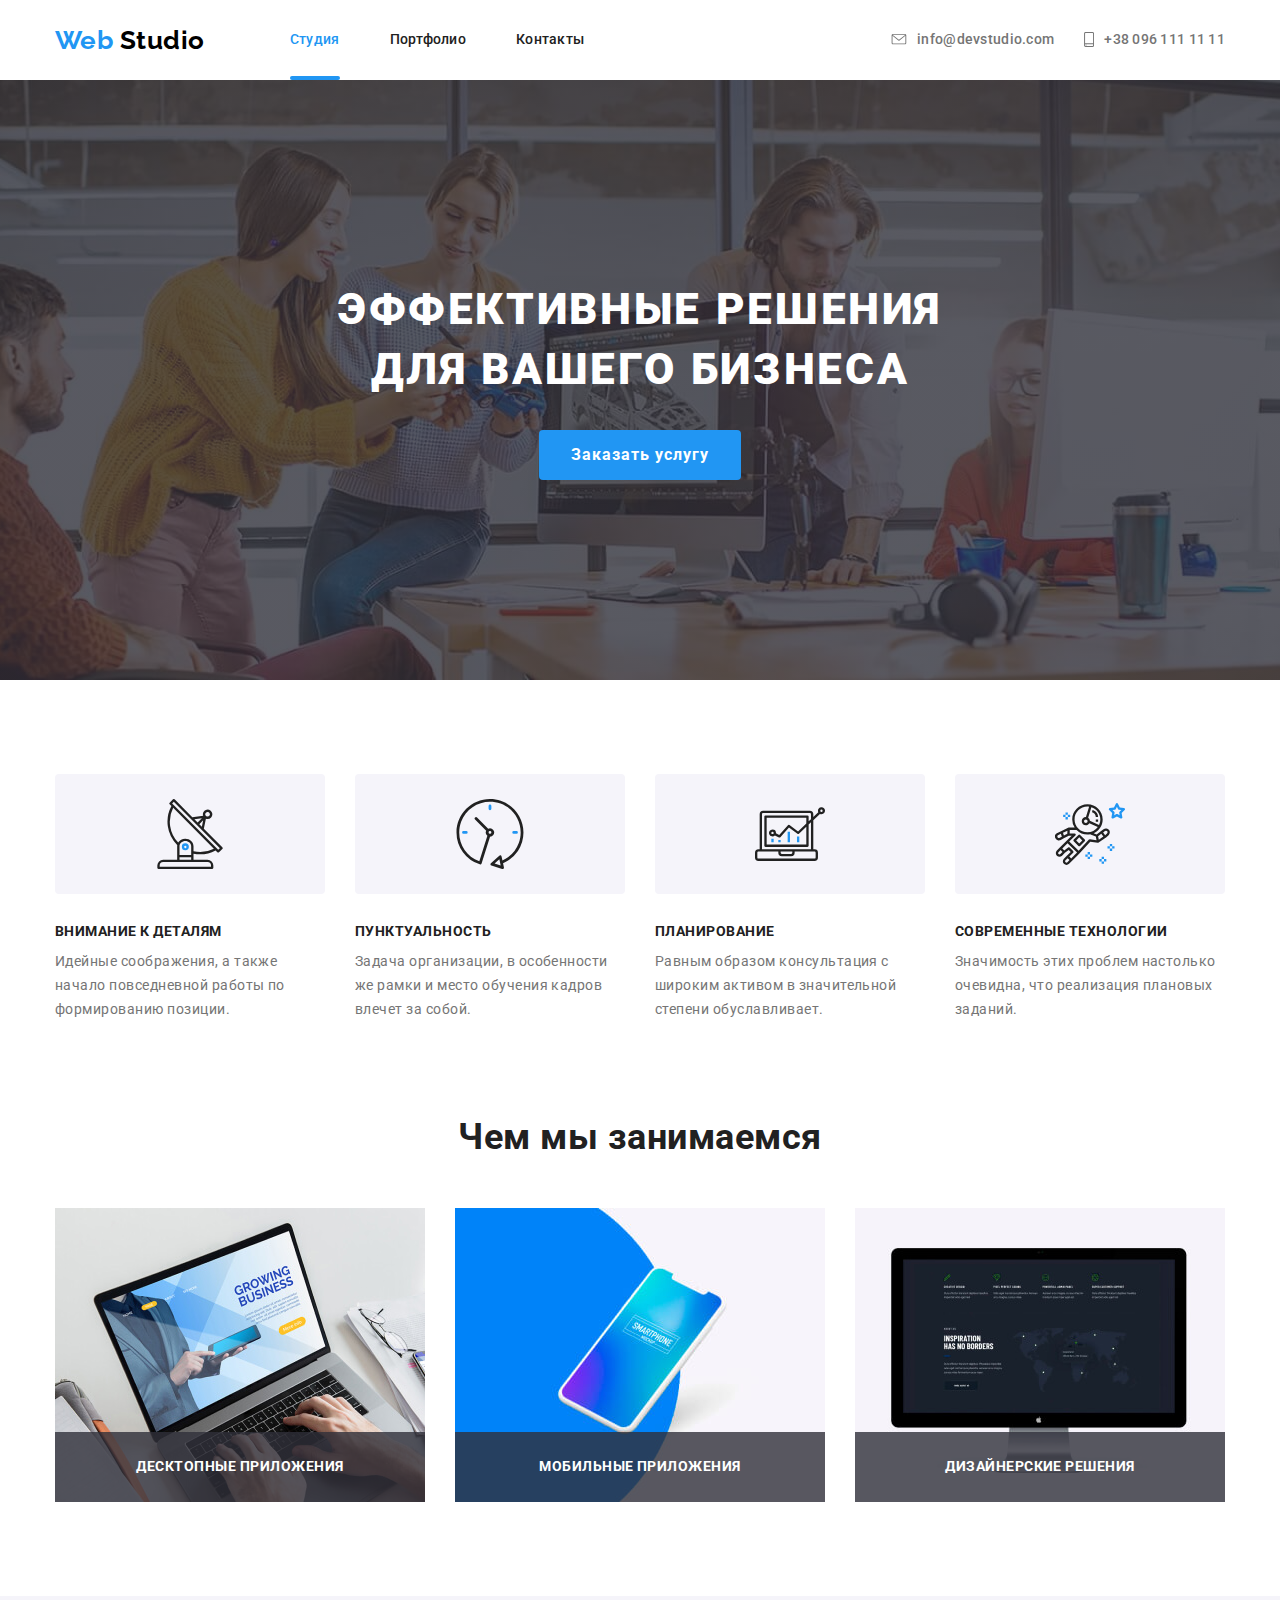
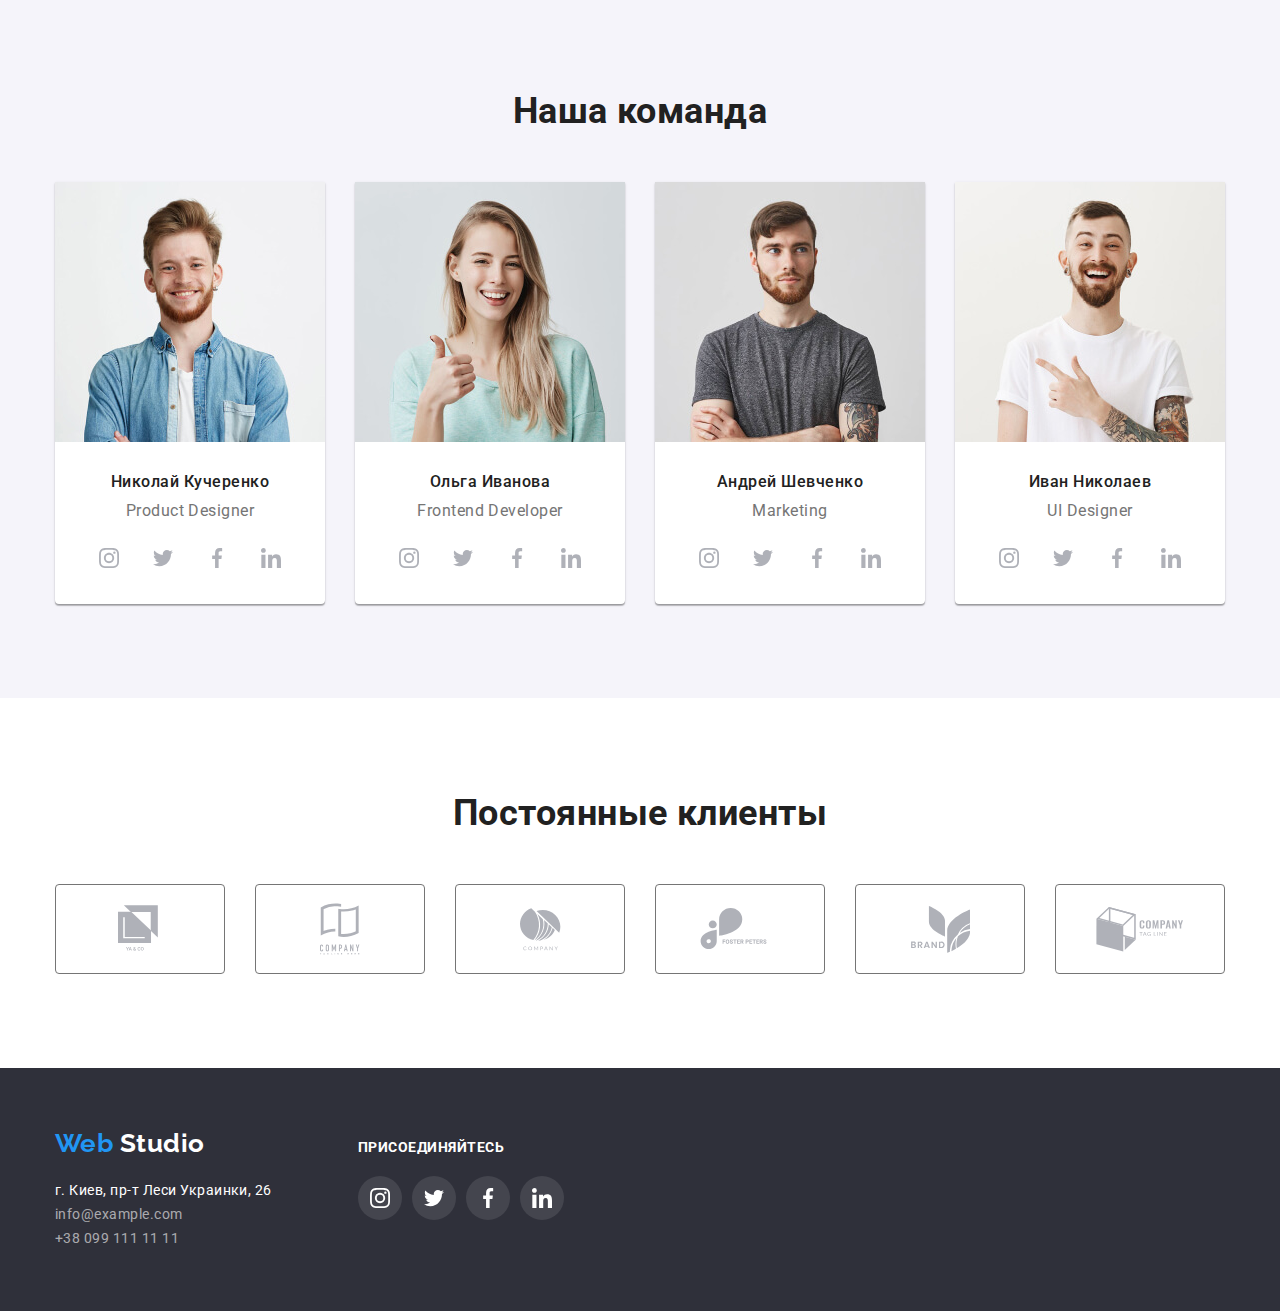
<file: index.html>
<!DOCTYPE html>
<html lang="ru">

<head>
  <meta charset="UTF-8" />
  <meta name="viewport" content="width=device-width, initial-scale=1.0" />
  <title lang="en">Web Studio</title>
  <link href="https://fonts.googleapis.com/css2?family=Raleway:wght@700&family=Roboto:wght@400;500;700;900&display=swap"
    rel="stylesheet" />
  <link rel="stylesheet" href="./css/normalize.css" />
  <link rel="stylesheet" href="./css/styles.css" />
</head>

<body>
  <!--Верхняя линия-->
  <header class="header">
    <div class="container header-container">
      <nav class="navigation">
        <a class="logo link" href="./index.html" lang="en">Web <span class="logotop">Studio</span></a>
        <ul class="navigation__list list">
          <li class="navigation__item">
            <a class="navigation__link link current" href="./index.html">Студия</a>
          </li>
          <li class="navigation__item">
            <a class="navigation__link link" href="./portfolio.html">Портфолио</a>
          </li>
          <li class="navigation__item">
            <a class="navigation__link link" href="">Контакты</a>
          </li>
        </ul>
      </nav>

      <ul class="contacts list">
        <li class="contacts__item">
          <a class="contacts__link link" href="mailto:info@devstudio.com">
            <svg class="contacts__envelope">
              <use href="./images/sprite.svg#icon-envelope"></use>
            </svg>
            info@devstudio.com
          </a>
        </li>
        <li class="contacts__item">
          <a class="contacts__link link" href="tel:+380961111111">
            <svg class="contacts__smartphone">
              <use href="./images/sprite.svg#icon-smartphone"></use>
            </svg>+38 096 111 11 11</a>
        </li>
      </ul>
    </div>
  </header>
  <!--Основная часть-->
  <main class="primary-main">
    <!--Шапка-->
    <section class="hero">
      <div class="herocontainer container">
        <h1 class="herocontainer__headline">Эффективные решения для вашего бизнеса</h1>
        <button type="button" class="herocontainer__btn">Заказать услугу</button>
      </div>
    </section>
    <!--Особенности-->
    <section class="features container">
      <h2 class="features__headline">Особенности</h2>
      <ul class="features__list list">
        <li class="features__item">
          <div class="features__picture">
            <svg class="features__antenna">
              <use href="./images/sprite.svg#icon-antenna1"></use>
            </svg>
          </div>
          <h3 class="features__title">Внимание к деталям</h3>
          <p class="features__description">
            Идейные соображения, а также начало повседневной работы по
            формированию позиции.
          </p>
        </li>
        <li class="features__item">
          <div class="features__picture">
            <svg class="features__clock">
              <use href="./images/sprite.svg#icon-clock1"></use>
            </svg>
          </div>
          <h3 class="features__title">Пунктуальность</h3>
          <p class="features__description">
            Задача организации, в особенности же рамки и место обучения кадров
            влечет за собой.
          </p>
        </li>
        <li class="features__item">
          <div class="features__picture">
            <svg class="features__diagram">
              <use href="./images/sprite.svg#icon-diagram1"></use>
            </svg>
          </div>
          <h3 class="features__title">Планирование</h3>
          <p class="features__description">
            Равным образом консультация с широким активом в значительной
            степени обуславливает.
          </p>
        </li>
        <li class="features__item">
          <div class="features__picture">
            <svg class="features__astronaut">
              <use href="./images/sprite.svg#icon-astronaut1"></use>
            </svg>
          </div>
          <h3 class="features__title">Современные технологии</h3>
          <p class="features__description">
            Значимость этих проблем настолько очевидна, что реализация
            плановых заданий.
          </p>
        </li>
      </ul>
    </section>
    <!--Чем мы занимаемся-->
    <section class="whatarewedoing container">
      <h2 class="whatarewedoing__maintitle">Чем мы занимаемся</h2>
      <ul class="whatarewedoing__list list">
        <li class="whatarewedoing__item">
          <img class="whatarewedoing__photo" src="./images/whatarewedoing/notebook.jpg" alt="Ноутбук" width="370"
            height="294" />
          <h3 class="whatarewedoing__title">Десктопные приложения</h3>
        </li>
        <li class="whatarewedoing__item">
          <img class="whatarewedoing__photo" src="./images/whatarewedoing/mobilephone.jpg" alt="Мобильный телефон"
            width="370" height="294" />
          <h3 class="whatarewedoing__title">Мобильные приложения</h3>
        </li>
        <li class="whatarewedoing__item">
          <img class="whatarewedoing__photo" src="./images/whatarewedoing/monitor.jpg" alt="Картинка на экране монитора"
            width="370" height="294" />
          <h3 class="whatarewedoing__title">Дизайнерские решения</h3>
        </li>
      </ul>
    </section>
    <!--Наша команда-->
    <section class="ourteam">
      <div class="container">
        <h2 class="ourteam__maintitle">Наша команда</h2>
        <ul class="ourteam__list list">
          <!-- Николай Кучеренко -->
          <li class="ourteam__item">
            <img class="ourteam__photo" src="./images/ourteam/photoproductdesigner.jpg" alt="Фото учасника команды"
              width="270" height="260" />
            <h3 class="ourteam__title">Николай Кучеренко</h3>
            <p class="ourteam__description" lang="en">Product Designer</p>
            <!-- Список соцсетей -->
            <ul class="socialnetworks list">
              <li class="socialnetworks__item">
                <a class="socialnetworks__link link" href="https://www.instagram.com/?hl=ru" aria-label="Instagram">
                  <svg class="socialnetworks__icon">
                    <use href="./images/sprite.svg#icon-instagram"></use>
                  </svg>
                </a>
              </li>
              <li class="socialnetworks__item">
                <a class="socialnetworks__link link" href="https://twitter.com/explore" aria-label="Twitter">
                  <svg class="socialnetworks__icon">
                    <use href="./images/sprite.svg#icon-twitter"></use>
                  </svg>
                </a>
              </li>
              <li class="socialnetworks__item">
                <a class="socialnetworks__link link" href="https://www.facebook.com/" aria-label="Facebook">
                  <svg class="socialnetworks__icon">
                    <use href="./images/sprite.svg#icon-facebook"></use>
                  </svg>
                </a>
              </li>
              <li class="socialnetworks__item">
                <a class="socialnetworks__link link" href="https://www.linkedin.com/" aria-label="LinkedIn">
                  <svg class="socialnetworks__icon">
                    <use href="./images/sprite.svg#icon-linkedin"></use>
                  </svg>
                </a>
              </li>
            </ul>
          </li>
          <!-- Ольга Иванова -->
          <li class="ourteam__item">
            <img class="ourteam__photo" src="./images/ourteam/photofrontenddeveloper.jpg" alt="Фото учасника команды"
              width="270" height="260" />
            <h3 class="ourteam__title">Ольга Иванова</h3>
            <p class="ourteam__description" lang="en">Frontend Developer</p>
            <!-- Список соцсетей -->
            <ul class="socialnetworks list">
              <li class="socialnetworks__item">
                <a class="socialnetworks__link link" href="https://www.instagram.com/?hl=ru" aria-label="Instagram">
                  <svg class="socialnetworks__icon">
                    <use href="./images/sprite.svg#icon-instagram"></use>
                  </svg>
                </a>
              </li>
              <li class="socialnetworks__item">
                <a class="socialnetworks__link link" href="https://twitter.com/explore" aria-label="Twitter">
                  <svg class="socialnetworks__icon">
                    <use href="./images/sprite.svg#icon-twitter"></use>
                  </svg>
                </a>
              </li>
              <li class="socialnetworks__item">
                <a class="socialnetworks__link link" href="https://www.facebook.com/" aria-label="Facebook">
                  <svg class="socialnetworks__icon">
                    <use href="./images/sprite.svg#icon-facebook"></use>
                  </svg>
                </a>
              </li>
              <li class="socialnetworks__item">
                <a class="socialnetworks__link link" href="https://www.linkedin.com/" aria-label="LinkedIn">
                  <svg class="socialnetworks__icon">
                    <use href="./images/sprite.svg#icon-linkedin"></use>
                  </svg>
                </a>
              </li>
            </ul>
          </li>
          <!-- Андрей Шевченко -->
          <li class="ourteam__item">
            <img class="ourteam__photo" src="./images/ourteam/photomarketing.jpg" alt="Фото учасника команды"
              width="270" height="260" />
            <h3 class="ourteam__title">Андрей Шевченко</h3>
            <p class="ourteam__description" lang="en">Marketing</p>
            <!-- Список соцсетей -->
            <ul class="socialnetworks list">
              <li class="socialnetworks__item">
                <a class="socialnetworks__link link" href="https://www.instagram.com/?hl=ru" aria-label="Instagram">
                  <svg class="socialnetworks__icon">
                    <use href="./images/sprite.svg#icon-instagram"></use>
                  </svg>
                </a>
              </li>
              <li class="socialnetworks__item">
                <a class="socialnetworks__link link" href="https://twitter.com/explore" aria-label="Twitter">
                  <svg class="socialnetworks__icon">
                    <use href="./images/sprite.svg#icon-twitter"></use>
                  </svg>
                </a>
              </li>
              <li class="socialnetworks__item">
                <a class="socialnetworks__link link" href="https://www.facebook.com/" aria-label="Facebook">
                  <svg class="socialnetworks__icon">
                    <use href="./images/sprite.svg#icon-facebook"></use>
                  </svg>
                </a>
              </li>
              <li class="socialnetworks__item">
                <a class="socialnetworks__link link" href="https://www.linkedin.com/" aria-label="LinkedIn">
                  <svg class="socialnetworks__icon">
                    <use href="./images/sprite.svg#icon-linkedin"></use>
                  </svg>
                </a>
              </li>
            </ul>
          </li>
          <!-- Иван Николаев -->
          <li class="ourteam__item">
            <img class="ourteam__photo" src="./images/ourteam/photouidesigner.jpg" alt="Фото учасника команды"
              width="270" height="260" />
            <h3 class="ourteam__title">Иван Николаев</h3>
            <p class="ourteam__description" lang="en">UI Designer</p>
            <!-- Список соцсетей -->
            <ul class="socialnetworks list">
              <li class="socialnetworks__item">
                <a class="socialnetworks__link link" href="https://www.instagram.com/?hl=ru" aria-label="Instagram">
                  <svg class="socialnetworks__icon">
                    <use href="./images/sprite.svg#icon-instagram"></use>
                  </svg>
                </a>
              </li>
              <li class="socialnetworks__item">
                <a class="socialnetworks__link link" href="https://twitter.com/explore" aria-label="Twitter">
                  <svg class="socialnetworks__icon">
                    <use href="./images/sprite.svg#icon-twitter"></use>
                  </svg>
                </a>
              </li>
              <li class="socialnetworks__item">
                <a class="socialnetworks__link link" href="https://www.facebook.com/" aria-label="Facebook">
                  <svg class="socialnetworks__icon">
                    <use href="./images/sprite.svg#icon-facebook"></use>
                  </svg>
                </a>
              </li>
              <li class="socialnetworks__item">
                <a class="socialnetworks__link link" href="https://www.linkedin.com/" aria-label="LinkedIn">
                  <svg class="socialnetworks__icon">
                    <use href="./images/sprite.svg#icon-linkedin"></use>
                  </svg>
                </a>
              </li>
            </ul>
          </li>
        </ul>
      </div>
    </section>
    <!--Постоянные клиенты-->
    <section class="partners container">
      <h2 class="partners__maintitle">Постоянные клиенты</h2>
      <ul class="partners__list list">
        <li class="partners__item">
          <a class="partners__link link" href="" aria-label="Yaco">
            <svg class="partners__icon" width="44" height="49">
              <use href="./images/sprite.svg#icon-yaco"></use>
            </svg>
          </a>
        </li>
        <li class="partners__item">
          <a class="partners__link partners__companytaglinehere link" href="" aria-label="Companytaglinehere">
            <svg class="partners__icon" width="40" height="52">
              <use href="./images/sprite.svg#icon-companytaglinehere"></use>
            </svg>
          </a>
        </li>
        <li class="partners__item">
          <a class="partners__link partners__company link" href="" aria-label="Company">
            <svg class="partners__icon" width="41" height="43">
              <use href="./images/sprite.svg#icon-company"></use>
            </svg>
          </a>
        </li>
        <li class="partners__item">
          <a class="partners__link partners__fosterpeters link" href="" aria-label="Fosterpeters">
            <svg class="partners__icon" width="80" height="42">
              <use href="./images/sprite.svg#icon-fosterpeters"></use>
            </svg>
          </a>
        </li>
        <li class="partners__item">
          <a class="partners__link partners__brand link" href="" aria-label="Brand">
            <svg class="partners__icon" width="59" height="47">
              <use href="./images/sprite.svg#icon-brand"></use>
            </svg>
          </a>
        </li>
        <li class="partners__item">
          <a class="partners__link partners__companytagline link" href="" aria-label="Companytagline">
            <svg class="partners__icon" width="88" height="45">
              <use href="./images/sprite.svg#icon-companytagline"></use>
            </svg>
          </a>
        </li>
      </ul>
    </section>
  </main>
  <!--Подвал-->
  <footer class="footer">
    <div class="footernav container">
      <div class="logo-adress">
        <a class="logo link" href="./index.html" lang="en">Web <span class="logobottom">Studio</span></a>
        <address class="footernav__address">
          <span class="footernav__street">г. Киев, пр-т Леси Украинки, 26</span><br />
          <span class="footernav__contacts">info@example.com</span><br />
          <span class="footernav__contacts">+38 099 111 11 11</span>
        </address>
      </div>
      <!-- Призыв для входа в соцсети -->
      <div class="socialcommunity">
        <b class="socialcommunity_jointitle">Присоединяйтесь</b>
        <!-- Ссылки на соц сети-->
        <ul class="socialcommunity__list list">
          <li class="socialcommunity__item">
            <a class="socialcommunity__link link" href="https://www.instagram.com/?hl=ru" aria-label="Instagram">
              <svg class="socialcommunity__icon">
                <use href="./images/sprite.svg#icon-instagram"></use>
              </svg>
            </a>
          </li>
          <li class="socialcommunity__item">
            <a class="socialcommunity__link link" href="https://twitter.com/explore" aria-label="Twitter">
              <svg class="socialcommunity__icon">
                <use href="./images/sprite.svg#icon-twitter"></use>
              </svg>
            </a>
          </li>
          <li class="socialcommunity__item">
            <a class="socialcommunity__link link" href="https://www.facebook.com/" aria-label="Facebook">
              <svg class="socialcommunity__icon">
                <use href="./images/sprite.svg#icon-facebook"></use>
              </svg>
            </a>
          </li>
          <li class="socialcommunity__item">
            <a class="socialcommunity__link link" href="https://www.linkedin.com/" aria-label="LinkedIn">
              <svg class="socialcommunity__icon">
                <use href="./images/sprite.svg#icon-linkedin"></use>
              </svg>
            </a>
          </li>
        </ul>
      </div>
    </div>
  </footer>
</body>

</html>
</file>
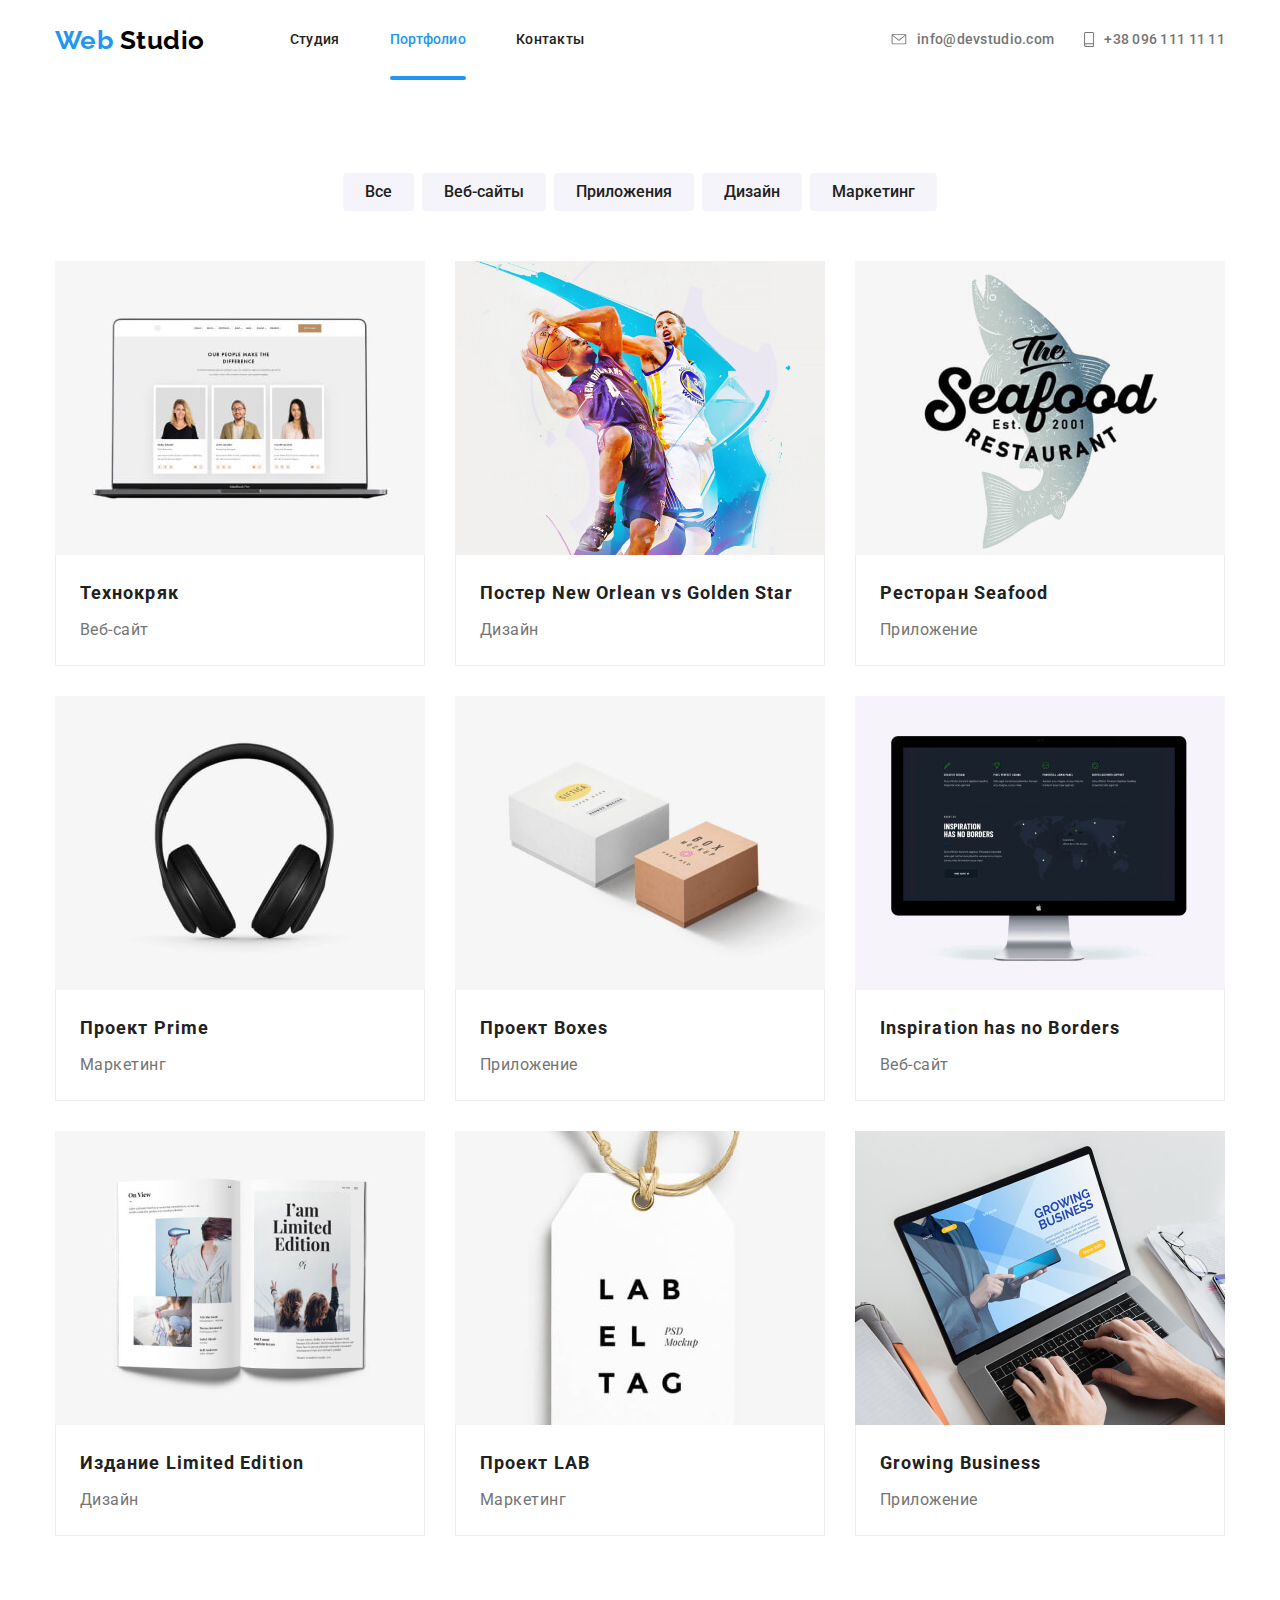
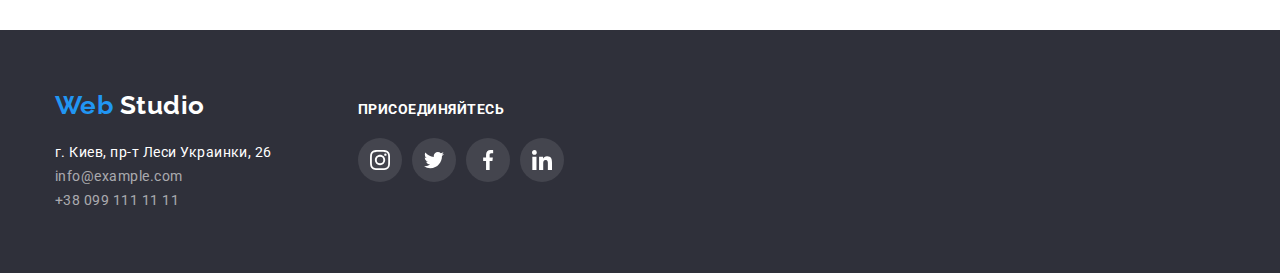
<file: portfolio.html>
<!DOCTYPE html>
<html lang="ru">
  <head>
    <meta charset="UTF-8" />
    <meta name="viewport" content="width=device-width, initial-scale=1.0" />
    <title lang="en">Web Studio</title>
    <link
      href="https://fonts.googleapis.com/css2?family=Raleway:wght@700&family=Roboto:wght@400;500;700;900&display=swap"
      rel="stylesheet"
    />
    <link rel="stylesheet" href="./css/normalize.css" />
    <link rel="stylesheet" href="./css/styles.css" />
  </head>

  <body>
    <!--Верхняя линия-->
    <header class="header">
      <div class="container header-container">
        <nav class="navigation">
          <a class="logo link" href="./index.html" lang="en"
            >Web <span class="logotop">Studio</span></a
          >
          <ul class="navigation__list list">
            <li class="navigation__item">
              <a class="navigation__link link" href="./index.html">Студия</a>
            </li>
            <li class="navigation__item">
              <a class="navigation__link link current" href="./portfolio.html"
                >Портфолио</a
              >
            </li>
            <li class="navigation__item">
              <a class="navigation__link link" href="">Контакты</a>
            </li>
          </ul>
        </nav>

        <ul class="contacts list">
          <li class="contacts__item">
            <a class="contacts__link link" href="mailto:info@devstudio.com">
              <svg class="contacts__envelope">
                <use href="./images/sprite.svg#icon-envelope"></use>
              </svg>
              info@devstudio.com
            </a>
          </li>
          <li class="contacts__item">
            <a class="contacts__link link" href="tel:+380961111111">
              <svg class="contacts__smartphone">
                <use href="./images/sprite.svg#icon-smartphone"></use>
              </svg>
              +38 096 111 11 11</a
            >
          </li>
        </ul>
      </div>
    </header>
    <!--Основная часть-->
    <main class="portfolio-main">
      <!-- Секция Наши проекты -->
      <section class="ourprojects container">
        <h1 class="ourprojects__headline">Наши проекты</h1>
        <!-- Фильтры -->
        <ul class="ourprojects-filters-list list">
          <li class="item">
            <button class="filters-btn" type="button">Все</button>
          </li>
          <li class="item">
            <button class="filters-btn" type="button">Веб-сайты</button>
          </li>
          <li class="item">
            <button class="filters-btn" type="button">Приложения</button>
          </li>
          <li class="item">
            <button class="filters-btn" type="button">Дизайн</button>
          </li>
          <li class="item">
            <button class="filters-btn" type="button">Маркетинг</button>
          </li>
        </ul>
        <!-- Примеры работ -->
        <ul class="example__list list">
          <!-- Карточка 1 -->
          <li class="example__item">
            <a class="example__link link" href="">
              <div class="example__photodescription">
                <img
                  class="example__photo"
                  src="./images/portfolioexamples/tehnocrack.jpg"
                  alt="Ноутбук"
                  width="370"
                  height="294"
                />
                <p class="example__about">
                  Технокряк это современная площадка распространения
                  коронавируса. Компании используют эту платформу для цифрового
                  шпионажа и атак на защищённые сервера конкурентов.
                </p>
              </div>
              <div class="example__options">
                <h2 class="example__title">Технокряк</h2>
                <p class="example__description">Веб-сайт</p>
              </div>
            </a>
          </li>
          <!-- Карточка 2 -->
          <li class="example__item">
            <a class="example__link link" href="">
              <div class="example__photodescription">
                <img
                  class="example__photo"
                  src="./images/portfolioexamples/postergoldenstar.jpg"
                  alt="Два баскетболиста с мячом"
                  width="370"
                  height="294"
                />
                <p class="example__about">
                  Технокряк это современная площадка распространения
                  коронавируса. Компании используют эту платформу для цифрового
                  шпионажа и атак на защищённые сервера конкурентов.
                </p>
              </div>
              <div class="example__options">
                <h2 class="example__title">
                  Постер <span lang="en">New Orlean vs Golden Star</span>
                </h2>
                <p class="example__description">Дизайн</p>
              </div>
            </a>
          </li>
          <!-- Карточка 3 -->
          <li class="example__item">
            <a class="example__link link" href="">
              <div class="example__photodescription">
                <img
                  class="example__photo"
                  src="./images/portfolioexamples/restoranseafood.jpg"
                  alt="Эмблема ресторана с рибой"
                  width="370"
                  height="294"
                />
                <p class="example__about">
                  Технокряк это современная площадка распространения
                  коронавируса. Компании используют эту платформу для цифрового
                  шпионажа и атак на защищённые сервера конкурентов.
                </p>
              </div>
              <div class="example__options">
                <h2 class="example__title">
                  Ресторан <span lang="en">Seafood</span>
                </h2>
                <p class="example__description">Приложение</p>
              </div>
            </a>
          </li>
          <!-- Карточка 4 -->
          <li class="example__item">
            <a class="example__link link" href="">
              <div class="example__photodescription">
                <img
                  class="example__photo"
                  src="./images/portfolioexamples/projectprime.jpg"
                  alt="Наушники"
                  width="370"
                  height="294"
                />
                <p class="example__about">
                  Технокряк это современная площадка распространения
                  коронавируса. Компании используют эту платформу для цифрового
                  шпионажа и атак на защищённые сервера конкурентов.
                </p>
              </div>
              <div class="example__options">
                <h2 class="example__title">
                  Проект <span lang="en">Prime</span>
                </h2>
                <p class="example__description">Маркетинг</p>
              </div>
            </a>
          </li>
          <!-- Карточка 5 -->
          <li class="example__item">
            <a class="example__link link" href="">
              <div class="example__photodescription">
                <img
                  class="example__photo"
                  src="./images/portfolioexamples/projectboxes.jpg"
                  alt="Коробки"
                  width="370"
                  height="294"
                />
                <p class="example__about">
                  Технокряк это современная площадка распространения
                  коронавируса. Компании используют эту платформу для цифрового
                  шпионажа и атак на защищённые сервера конкурентов.
                </p>
              </div>
              <div class="example__options">
                <h2 class="example__title">
                  Проект <span lang="en">Boxes</span>
                </h2>
                <p class="example__description">Приложение</p>
              </div>
            </a>
          </li>
          <!-- Карточка 6 -->
          <li class="example__item">
            <a class="example__link link" href="">
              <div class="example__photodescription">
                <img
                  class="example__photo"
                  src="./images/portfolioexamples/inspirationhasnoborders.jpg"
                  alt="Монитор"
                  width="370"
                  height="294"
                />
                <p class="example__about">
                  Технокряк это современная площадка распространения
                  коронавируса. Компании используют эту платформу для цифрового
                  шпионажа и атак на защищённые сервера конкурентов.
                </p>
              </div>
              <div class="example__options">
                <h2 class="example__title" lang="en">
                  Inspiration has no Borders
                </h2>
                <p class="example__description">Веб-сайт</p>
              </div>
            </a>
          </li>
          <!-- Карточка 7 -->
          <li class="example__item">
            <a class="example__link link" href="">
              <div class="example__photodescription">
                <img
                  class="example__photo"
                  src="./images/portfolioexamples/limitededition.jpg"
                  alt="Книга"
                  width="370"
                  height="294"
                />
                <p class="example__about">
                  Технокряк это современная площадка распространения
                  коронавируса. Компании используют эту платформу для цифрового
                  шпионажа и атак на защищённые сервера конкурентов.
                </p>
              </div>
              <div class="example__options">
                <h2 class="example__title">
                  Издание <span lang="en">Limited Edition</span>
                </h2>
                <p class="example__description">Дизайн</p>
              </div>
            </a>
          </li>
          <!-- Карточка 8 -->
          <li class="example__item">
            <a class="example__link link" href="">
              <div class="example__photodescription">
                <img
                  class="example__photo"
                  src="./images/portfolioexamples/projectlab.jpg"
                  alt="Этикетка"
                  width="370"
                  height="294"
                />
                <p class="example__about">
                  Технокряк это современная площадка распространения
                  коронавируса. Компании используют эту платформу для цифрового
                  шпионажа и атак на защищённые сервера конкурентов.
                </p>
              </div>
              <div class="example__options">
                <h2 class="example__title">
                  Проект <span lang="en">LAB</span>
                </h2>
                <p class="example__description">Маркетинг</p>
              </div>
            </a>
          </li>
          <!-- Карточка 9 -->
          <li class="example__item">
            <a class="example__link link" href="">
              <div class="example__photodescription">
                <img
                  class="example__photo"
                  src="./images/portfolioexamples/growingbusiness.jpg"
                  alt="Набор текста на ноутбуке"
                  width="370"
                  height="294"
                />
                <p class="example__about">
                  Технокряк это современная площадка распространения
                  коронавируса. Компании используют эту платформу для цифрового
                  шпионажа и атак на защищённые сервера конкурентов.
                </p>
              </div>
              <div class="example__options">
                <h2 class="example__title" lang="en">Growing Business</h2>
                <p class="example__description">Приложение</p>
              </div>
            </a>
          </li>
        </ul>
      </section>
    </main>
    <!--Подвал-->
    <footer class="footer">
      <div class="footernav container">
        <div class="logo-adress">
          <a class="logo link" href="./index.html" lang="en"
            >Web <span class="logobottom">Studio</span></a
          >
          <address class="footernav__address">
            <span class="footernav__street"
              >г. Киев, пр-т Леси Украинки, 26</span
            ><br />
            <span class="footernav__contacts">info@example.com</span><br />
            <span class="footernav__contacts">+38 099 111 11 11</span>
          </address>
        </div>
        <!-- Призыв для входа в соцсети -->
        <div class="socialcommunity">
          <b class="socialcommunity_jointitle">Присоединяйтесь</b>
          <!-- Ссылки на соц сети-->
          <ul class="socialcommunity__list list">
            <li class="socialcommunity__item">
              <a
                class="socialcommunity__link link"
                href="https://www.instagram.com/?hl=ru"
                aria-label="Instagram"
              >
                <svg class="socialcommunity__icon">
                  <use href="./images/sprite.svg#icon-instagram"></use>
                </svg>
              </a>
            </li>
            <li class="socialcommunity__item">
              <a
                class="socialcommunity__link link"
                href="https://twitter.com/explore"
                aria-label="Twitter"
              >
                <svg class="socialcommunity__icon">
                  <use href="./images/sprite.svg#icon-twitter"></use>
                </svg>
              </a>
            </li>
            <li class="socialcommunity__item">
              <a
                class="socialcommunity__link link"
                href="https://www.facebook.com/"
                aria-label="Facebook"
              >
                <svg class="socialcommunity__icon">
                  <use href="./images/sprite.svg#icon-facebook"></use>
                </svg>
              </a>
            </li>
            <li class="socialcommunity__item">
              <a
                class="socialcommunity__link link"
                href="https://www.linkedin.com/"
                aria-label="LinkedIn"
              >
                <svg class="socialcommunity__icon">
                  <use href="./images/sprite.svg#icon-linkedin"></use>
                </svg>
              </a>
            </li>
          </ul>
        </div>
      </div>
    </footer>
  </body>
</html>
</file>
<file: css/styles.css>
/* Fonts
Primary - Roboto 400 500 700 900
Logo - Raleway 700 
*/

/* Color palette
Primary Background Color: #FFFFFF
Primary Font Color - #757575
Primary Logo Color - #2196f3
Logo Top Color - #000000
Logo Bottom Color - #ffffff 
Pages Name - #212121
Primary Headline - #212121
H1 H3 Headline - #ffffff
Main Button Hover - #188CE8
Footer Head Elements - #ffffff
Footer Elements - rgba(255, 255, 255, 0.6)
Joinin Links Background - rgba(255, 255, 255, 0.1)
Active State - #2196F3

Портфолио 

Filters Button Background - #F5F4FA
Filters - #212121
*/
:root {
  --primary-text-font: "Roboto", sans-serif;
  --logo-text-font: "Raleway", sans-serif;
  --primary-background-color: #ffffff;
  --primary-font-color: #757575;
  --primary-logo-color: #2196f3;
  --logo-top-color: #000000;
  --logo-bottom-color: #ffffff;
  --main-bottom-color: #ffffff;
  --pages-name: #212121;
  --primary-headline: #212121;
  --h1-h3-headline: #ffffff;
  --main-button-hover: #188ce8;
  --footerheadelements: #ffffff;
  --footerelements: rgba(255, 255, 255, 0.6);
  --joinin-links-background: rgba(255, 255, 255, 0.1);
  --activestate: #2196f3;
  /* Портфолио */
  --filtersbuttonbackground: #f5f4fa;
  --filters: #212121;
}

html {
  box-sizing: border-box;
}

*,
*::before,
*::after {
  box-sizing: inherit;
}

body {
  background-color: var(--primary-background-color);
  color: var(--primary-font-color);
  font-family: var(--primary-text-font);
  letter-spacing: 0.03em;
}

.container {
  width: 1200px;
  padding-right: 15px;
  padding-left: 15px;
  margin: auto;
}

/* Общие сбросы */
h1,
h2,
h3,
p {
  margin: 0;
}

img,
a {
  display: block;
}

.list {
  list-style: none;
  padding: 0;
  margin: 0;
}

.link {
  text-decoration: none;
}

/* Верхняя линия */
/* Навигация и контакты */
.header-container {
  display: flex;
  align-items: center;
  justify-content: space-between;
}

.navigation {
  display: flex;
  align-items: center;
}

.navigation__list {
  display: flex;
}

.contacts {
  display: flex;
}

.contacts__link {
  display: flex;
  align-items: center;
}

.navigation__item:not(:last-child) {
  margin-right: 50px;
}

.navigation__link,
.contacts__link {
  font-weight: 500;
  font-size: 14px;
  line-height: 1.14;
  letter-spacing: 0.02em;
  color: var(--pages-name);
  transition: color 250ms cubic-bezier(0.4, 0, 0.2, 1);
}

.navigation__link {
  display: block;
  position: relative;
  padding-top: 32px;
  padding-bottom: 32px;
}

.current {
  color: var(--activestate);
}

.current::after {
  content: "";
  display: block;
  position: absolute;
  width: 100%;
  height: 4px;
  bottom: 0;
  background: var(--activestate);
  border-radius: 2px;
}

.contacts__item:not(:last-child) {
  margin-right: 30px;
}

.contacts__envelope {
  width: 16px;
  height: 11px;
  margin-right: 10px;
  fill: var(--primary-font-color);
  transition: fill 250ms cubic-bezier(0.4, 0, 0.2, 1);
}

.contacts__smartphone {
  width: 10px;
  height: 15px;
  margin-right: 10px;
  fill: var(--primary-font-color);
  transition: fill 250ms cubic-bezier(0.4, 0, 0.2, 1);
}

.contacts__link {
  color: var(--primary-font-color);
}

.navigation__link:hover,
.navigation__link:focus,
.contacts__link:hover,
.contacts__link:focus,
.contacts__link:hover .contacts__envelope,
.contacts__link:focus .contacts__envelope,
.contacts__link:hover .contacts__smartphone,
.contacts__link:focus .contacts__smartphone {
  color: var(--activestate);
  fill: var(--activestate);
}

/* Logo */
.logo {
  color: var(--primary-logo-color);
  font-family: var(--logo-text-font);
  font-weight: 700;
  font-size: 26px;
  line-height: 1.19;
}

.navigation .logo {
  margin-right: 85px;
}

.logotop {
  color: var(--logo-top-color);
}

/* Шапка */
.hero {
  max-width: 1600px;
  height: 600px;
  margin-left: auto;
  margin-right: auto;
  background-color: var(--primary-font-color);
  background-image: linear-gradient(
      rgba(47, 48, 58, 0.8),
      rgba(47, 48, 58, 0.8)
    ),
    url("../images/header/headerimg.jpg");
  background-repeat: no-repeat;
  background-size: cover;
  background-position: center;
}

.herocontainer {
  padding-top: 200px;
  padding-bottom: 200px;
}

.herocontainer__headline {
  width: 696px;
  margin-bottom: 30px;
  margin-right: auto;
  margin-left: auto;
  font-weight: 900;
  font-size: 44px;
  line-height: 1.36;
  text-align: center;
  letter-spacing: 0.06em;
  text-transform: uppercase;
  color: var(--h1-h3-headline);
}

.herocontainer__btn {
  display: block;
  padding-top: 10px;
  padding-right: 32px;
  padding-bottom: 10px;
  padding-left: 32px;
  margin-right: auto;
  margin-left: auto;
  border-width: 0px;
  border-radius: 4px;
  font-weight: 700;
  font-size: 16px;
  line-height: 1.88;
  text-align: center;
  letter-spacing: 0.06em;
  background-color: var(--activestate);
  color: var(--main-bottom-color);
  cursor: pointer;
  transition: background-color 250ms cubic-bezier(0.4, 0, 0.2, 1);
}
.herocontainer__btn:hover,
.herocontainer__btn:focus {
  background-color: var(--main-button-hover);
}

/* Особености */

.features__headline {
  display: none;
}

.features {
  padding-top: 94px;
  padding-bottom: 94px;
}

.features__list {
  display: flex;
}
.features__item {
  width: 270px;
}

.features__picture {
  display: flex;
  width: 270px;
  height: 120px;
  margin-bottom: 30px;
  background-color: #f5f4fa;
  border-radius: 4px;
}

.features__antenna,
.features__clock,
.features__diagram,
.features__astronaut {
  width: 70px;
  height: 70px;
  margin: auto;
}

.features__item:not(:last-child) {
  margin-right: 30px;
}

.features__title {
  margin-bottom: 10px;
  font-weight: 700;
  font-size: 14px;
  line-height: 1.14;
  text-transform: uppercase;
  color: var(--primary-headline);
}

.features__description {
  font-size: 14px;
  line-height: 1.71;
}

/* Чем Мы Занимаемся */
.whatarewedoing {
  padding-bottom: 94px;
}

.whatarewedoing__maintitle {
  margin-bottom: 50px;
  font-weight: 700;
  font-size: 36px;
  line-height: 1.17;
  text-align: center;
  color: var(--primary-headline);
}

.whatarewedoing__list {
  display: flex;
}

.whatarewedoing__item {
  position: relative;
}

.whatarewedoing__item:not(:last-child) {
  margin-right: 30px;
}

.whatarewedoing__title {
  display: flex;
  position: absolute;
  width: 100%;
  height: 70px;
  right: 0;
  bottom: 0;
  background-color: rgba(47, 48, 58, 0.8);
  font-weight: 700;
  font-size: 14px;
  line-height: 1.14;
  text-transform: uppercase;
  color: var(--h1-h3-headline);
  justify-content: center;
  align-items: center;
}

/* Наша Команда */

.ourteam {
  background-color: #f5f4fa;
  padding-top: 94px;
  padding-bottom: 94px;
}

.ourteam__list {
  display: flex;
}

.ourteam__maintitle {
  margin-bottom: 50px;
  font-weight: 700;
  font-size: 36px;
  line-height: 1.17;
  text-align: center;
  color: var(--primary-headline);
}

.ourteam__item {
  background-color: var(--primary-background-color);
  border-bottom-right-radius: 4px;
  border-bottom-left-radius: 4px;
  box-shadow: 0px 2px 1px rgba(0, 0, 0, 0.2), 0px 1px 1px rgba(0, 0, 0, 0.14),
    0px 1px 3px rgba(0, 0, 0, 0.12);
  padding-bottom: 24px;
}

.ourteam__item:not(:last-child) {
  margin-right: 30px;
}

.ourteam__photo {
  margin-bottom: 30px;
}

.ourteam__title {
  margin-bottom: 10px;
  font-weight: 500;
  font-size: 16px;
  line-height: 1.19;
  text-align: center;
  color: var(--primary-headline);
}

.ourteam__description {
  margin-bottom: 16px;
  font-size: 16px;
  line-height: 1.19;
  text-align: center;
}

.socialnetworks {
  display: flex;
  justify-content: center;
}

.socialnetworks__link {
  display: flex;
  width: 44px;
  height: 44px;
  background: var(--joinin-links-background);
  border-radius: 50%;
  transition: background-color 250ms cubic-bezier(0.4, 0, 0.2, 1);
}

.socialnetworks__icon {
  width: 20px;
  height: 20px;
  margin: auto;
  fill: #afb1b8;
  transition: fill 250ms cubic-bezier(0.4, 0, 0.2, 1);
}

.socialnetworks__item:not(:last-child) {
  margin-right: 10px;
}

.socialnetworks__link:hover,
.socialnetworks__link:focus {
  background-color: var(--activestate);
}

.socialnetworks__link:hover .socialnetworks__icon,
.socialnetworks__link:focus .socialnetworks__icon {
  fill: var(--primary-background-color);
}

/* Постоянные клиенты */

.partners {
  padding-top: 94px;
  padding-bottom: 94px;
}

.partners__maintitle {
  margin-bottom: 50px;
  font-weight: 700;
  font-size: 36px;
  line-height: 1.17;
  text-align: center;
  color: var(--primary-headline);
}

.partners__list {
  display: flex;
}

.partners__link {
  display: flex;
  width: 170px;
  height: 90px;
  border: 1px solid var(--primary-font-color);
  border-radius: 4px;
  transition: border-color 250ms cubic-bezier(0.4, 0, 0.2, 1);
}

.partners__item:not(:last-child) {
  margin-right: 30px;
}

.partners__icon {
  margin: auto;
  fill: #afb1b8;
  transition: fill 250ms cubic-bezier(0.4, 0, 0.2, 1);
}

.partners__link:hover,
.partners__link:focus,
.partners__link:hover .partners__icon,
.partners__link:focus .partners__icon {
  border-color: var(--activestate);
  fill: var(--activestate);
}

/* Подвал */
.footer {
  background-color: #2f303a;
  padding-top: 60px;
  padding-bottom: 60px;
}

.footernav {
  display: flex;
  align-items: baseline;
}

.logo-adress {
  margin-right: 86px;
}

.logo-adress .logo {
  display: block;
  margin-bottom: 20px;
}

.logobottom {
  color: var(--logo-bottom-color);
}

.footernav__street,
.footernav__contacts {
  font-style: normal;
  font-size: 14px;
  line-height: 1.71;
  color: var(--footerheadelements);
}

.footernav__contacts {
  color: var(--footerelements);
}

.socialcommunity_jointitle {
  display: block;
  margin-bottom: 20px;
  font-weight: 700;
  font-size: 14px;
  line-height: 1.14;
  text-transform: uppercase;
  color: var(--footerheadelements);
}

.socialcommunity__list {
  display: flex;
}

.socialcommunity__link {
}

.socialcommunity__link {
  display: flex;
  width: 44px;
  height: 44px;
  background: var(--joinin-links-background);
  border-radius: 50%;
  transition: background-color 250ms cubic-bezier(0.4, 0, 0.2, 1);
}

.socialcommunity__icon {
  width: 20px;
  height: 20px;
  margin: auto;
  fill: var(--primary-background-color);
}

.socialcommunity__item:not(:last-child) {
  margin-right: 10px;
}

.socialcommunity__link:hover,
.socialcommunity__link:focus {
  background-color: var(--activestate);
}

/* Портфолио */
/* Наши проекты */

.ourprojects__headline {
  display: none;
}

.ourprojects {
  padding-top: 93px;
  padding-bottom: 94px;
}

/* Фильтры */
.ourprojects-filters-list {
  display: flex;
  justify-content: center;
  margin-bottom: 50px;
}

.ourprojects-filters-list .item:not(:last-child) {
  margin-right: 8px;
}

.filters-btn {
  display: block;
  padding-top: 6px;
  padding-right: 22px;
  padding-bottom: 6px;
  padding-left: 22px;
  border-width: 0px;
  border-radius: 4px;
  font-weight: 500;
  font-size: 16px;
  line-height: 1.63;
  text-align: center;
  background-color: var(--filtersbuttonbackground);
  color: var(--filters);
  cursor: pointer;
  transition: background-color 250ms cubic-bezier(0.4, 0, 0.2, 1);
}

.filters-btn:hover,
.filters-btn:focus {
  color: var(--primary-background-color);
  background-color: var(--activestate);
  box-shadow: 0px 2px 2px rgba(0, 0, 0, 0.12), 0px 1px 2px rgba(0, 0, 0, 0.08),
    0px 3px 1px rgba(0, 0, 0, 0.1);
}

/* Примеры работ */

.example__options {
  padding-top: 20px;
  padding-right: 24px;
  padding-bottom: 20px;
  padding-left: 24px;
  border-right: 1px solid #eeeeee;
  border-bottom: 1px solid #eeeeee;
  border-left: 1px solid #eeeeee;
}

.example__list {
  display: flex;
  flex-wrap: wrap;
}

.example__item {
  width: calc((100% - 60px) / 3);
  margin-right: 30px;
}

.example__item:nth-child(3n) {
  margin-right: 0px;
}

.example__item:nth-child(-n + 6) {
  margin-bottom: 30px;
}

.example__title {
  margin-bottom: 4px;
  font-weight: 700;
  font-size: 18px;
  line-height: 2;
  letter-spacing: 0.06em;
  color: var(--primary-headline);
}

.example__description {
  font-size: 16px;
  line-height: 1.875;
  color: var(--primary-font-color);
}

.example__photodescription {
  position: relative;
  overflow: hidden;
}

.example__about {
  position: absolute;
  width: 100%;
  height: 100%;
  top: 0;
  left: 0;
  padding-top: 63px;
  padding-right: 24px;
  padding-bottom: 63px;
  padding-left: 24px;
  font-size: 18px;
  line-height: 1.56;
  background-color: rgba(33, 150, 243, 0.9);
  color: var(--primary-background-color);
  transform: translateY(100%);
  transition: transform 250ms cubic-bezier(0.4, 0, 0.2, 1);
}

.example__link:hover,
.example__link:focus {
  box-shadow: 1px 4px 6px rgba(0, 0, 0, 0.16), 0px 4px 4px rgba(0, 0, 0, 0.06),
    0px 1px 1px rgba(0, 0, 0, 0.12);
}

.example__link:hover .example__about,
.example__link:focus .example__about {
  transform: translateY(0%);
}
</file>
